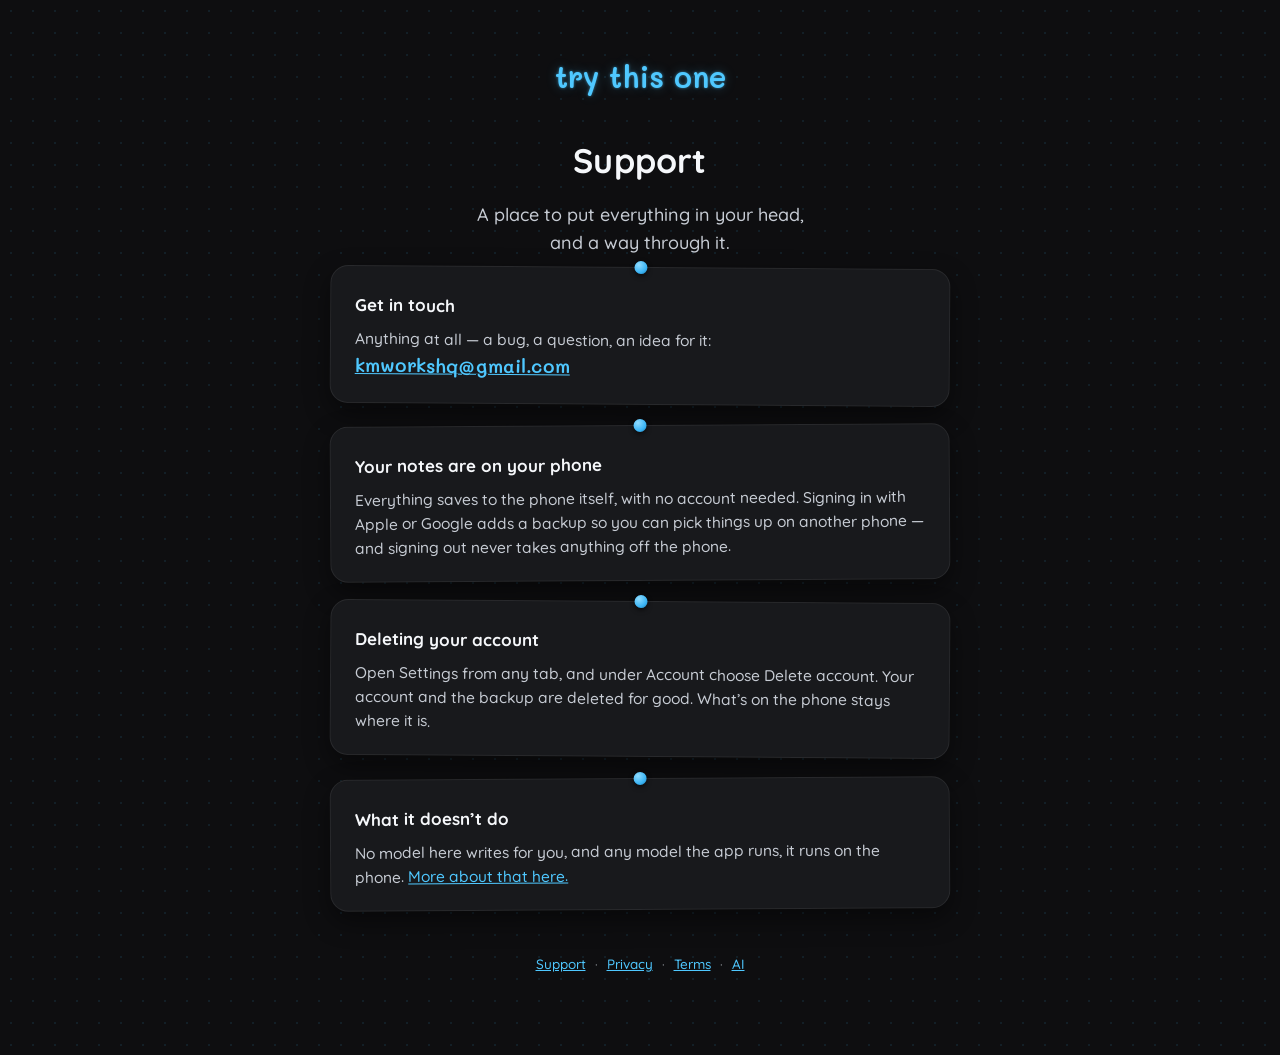
<file: index.html>
<!DOCTYPE html>
<html lang="en">
<head>
<meta charset="utf-8">
<meta name="viewport" content="width=device-width, initial-scale=1">
<title>Support · try this one</title>
<meta name="description" content="Help and contact for try this one.">
<meta name="theme-color" content="#0e0e10">
<link rel="preconnect" href="https://fonts.googleapis.com">
<link rel="preconnect" href="https://fonts.gstatic.com" crossorigin>
<link href="https://fonts.googleapis.com/css2?family=Quicksand:wght@500;600;700&family=Mali:wght@600&display=swap" rel="stylesheet">
<link rel="stylesheet" href="tto.css">
</head>
<body>
<div class="page">
<header><a class="wordmark" href="./">try this one</a></header>
<h1>Support</h1>
<p class="lead">A place to put everything in your head, and a way through it.</p>
<section class="note">
<h2>Get in touch</h2>
<p>Anything at all &mdash; a bug, a question, an idea for it:<br><a class="contact" href="mailto:kmworkshq@gmail.com">kmworkshq@gmail.com</a></p>
</section>
<section class="note">
<h2>Your notes are on your phone</h2>
<p>Everything saves to the phone itself, with no account needed. Signing in with Apple or Google adds a backup so you can pick things up on another phone &mdash; and signing out never takes anything off the phone.</p>
</section>
<section class="note">
<h2>Deleting your account</h2>
<p>Open Settings from any tab, and under Account choose Delete account. Your account and the backup are deleted for good. What&rsquo;s on the phone stays where it is.</p>
</section>
<section class="note">
<h2>What it doesn&rsquo;t do</h2>
<p>No model here writes for you, and any model the app runs, it runs on the phone. <a href="ai.html">More about that here.</a></p>
</section>
<footer>
<a href="./">Support</a>·<a href="privacy.html">Privacy</a>·<a href="terms.html">Terms</a>·<a href="ai.html">AI</a>
</footer>
</div>
</body>
</html>
</file>
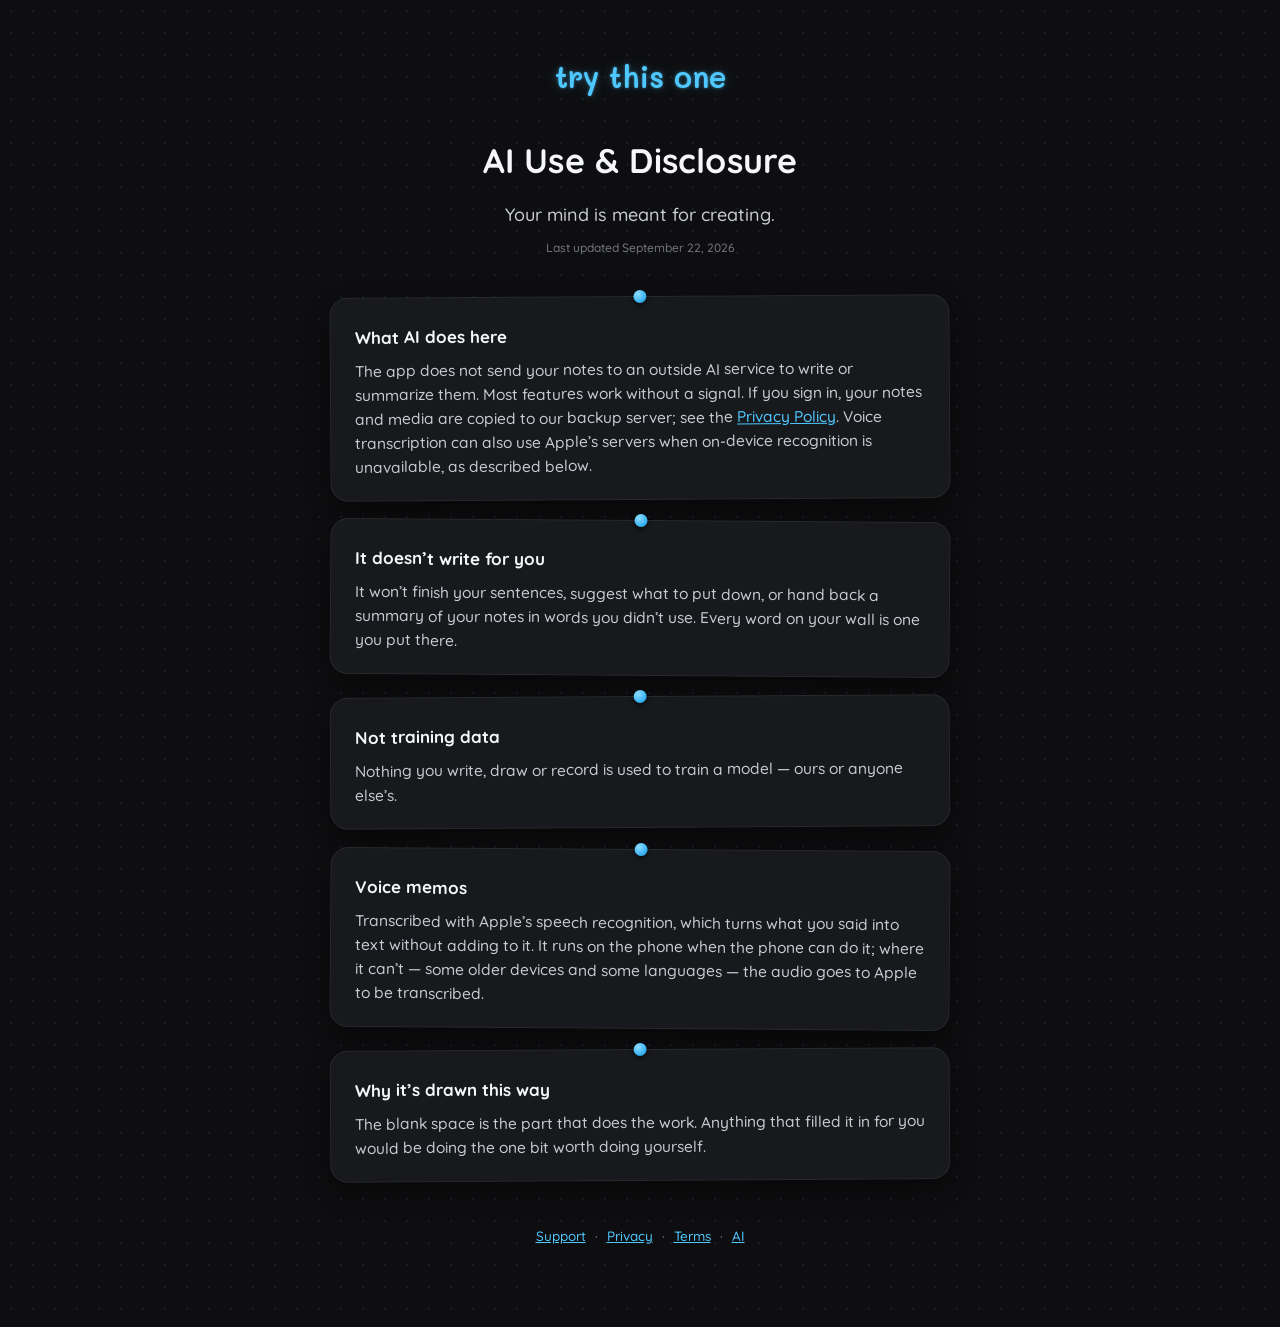
<file: ai.html>
<!DOCTYPE html>
<html lang="en">
<head>
<meta charset="utf-8">
<meta name="viewport" content="width=device-width, initial-scale=1">
<title>AI Use &amp; Disclosure · try this one</title>
<meta name="description" content="Learn how try this one protects your authentic ideas and creativity.">
<meta name="theme-color" content="#0e0e10">
<link rel="preconnect" href="https://fonts.googleapis.com">
<link rel="preconnect" href="https://fonts.gstatic.com" crossorigin>
<link href="https://fonts.googleapis.com/css2?family=Quicksand:wght@500;600;700&family=Mali:wght@600&display=swap" rel="stylesheet">
<link rel="stylesheet" href="tto.css">
</head>
<body>
<div class="page">
<header><a class="wordmark" href="./">try this one</a></header>
<h1>AI Use &amp; Disclosure</h1>
<p class="lead">Your mind is meant for creating.</p>
<p class="stamp">Last updated September 22, 2026</p>
<section class="note">
<h2>What AI does here</h2>
<p>The app does not send your notes to an outside AI service to write or summarize them. Most features work without a signal. If you sign in, your notes and media are copied to our backup server; see the <a href="privacy.html">Privacy Policy</a>. Voice transcription can also use Apple&rsquo;s servers when on-device recognition is unavailable, as described below.</p>
</section>
<section class="note">
<h2>It doesn&rsquo;t write for you</h2>
<p>It won&rsquo;t finish your sentences, suggest what to put down, or hand back a summary of your notes in words you didn&rsquo;t use. Every word on your wall is one you put there.</p>
</section>
<section class="note">
<h2>Not training data</h2>
<p>Nothing you write, draw or record is used to train a model &mdash; ours or anyone else&rsquo;s.</p>
</section>
<section class="note">
<h2>Voice memos</h2>
<p>Transcribed with Apple&rsquo;s speech recognition, which turns what you said into text without adding to it. It runs on the phone when the phone can do it; where it can&rsquo;t &mdash; some older devices and some languages &mdash; the audio goes to Apple to be transcribed.</p>
</section>
<section class="note">
<h2>Why it&rsquo;s drawn this way</h2>
<p>The blank space is the part that does the work. Anything that filled it in for you would be doing the one bit worth doing yourself.</p>
</section>
<footer>
<a href="./">Support</a>·<a href="privacy.html">Privacy</a>·<a href="terms.html">Terms</a>·<a href="ai.html">AI</a>
</footer>
</div>
</body>
</html>
</file>
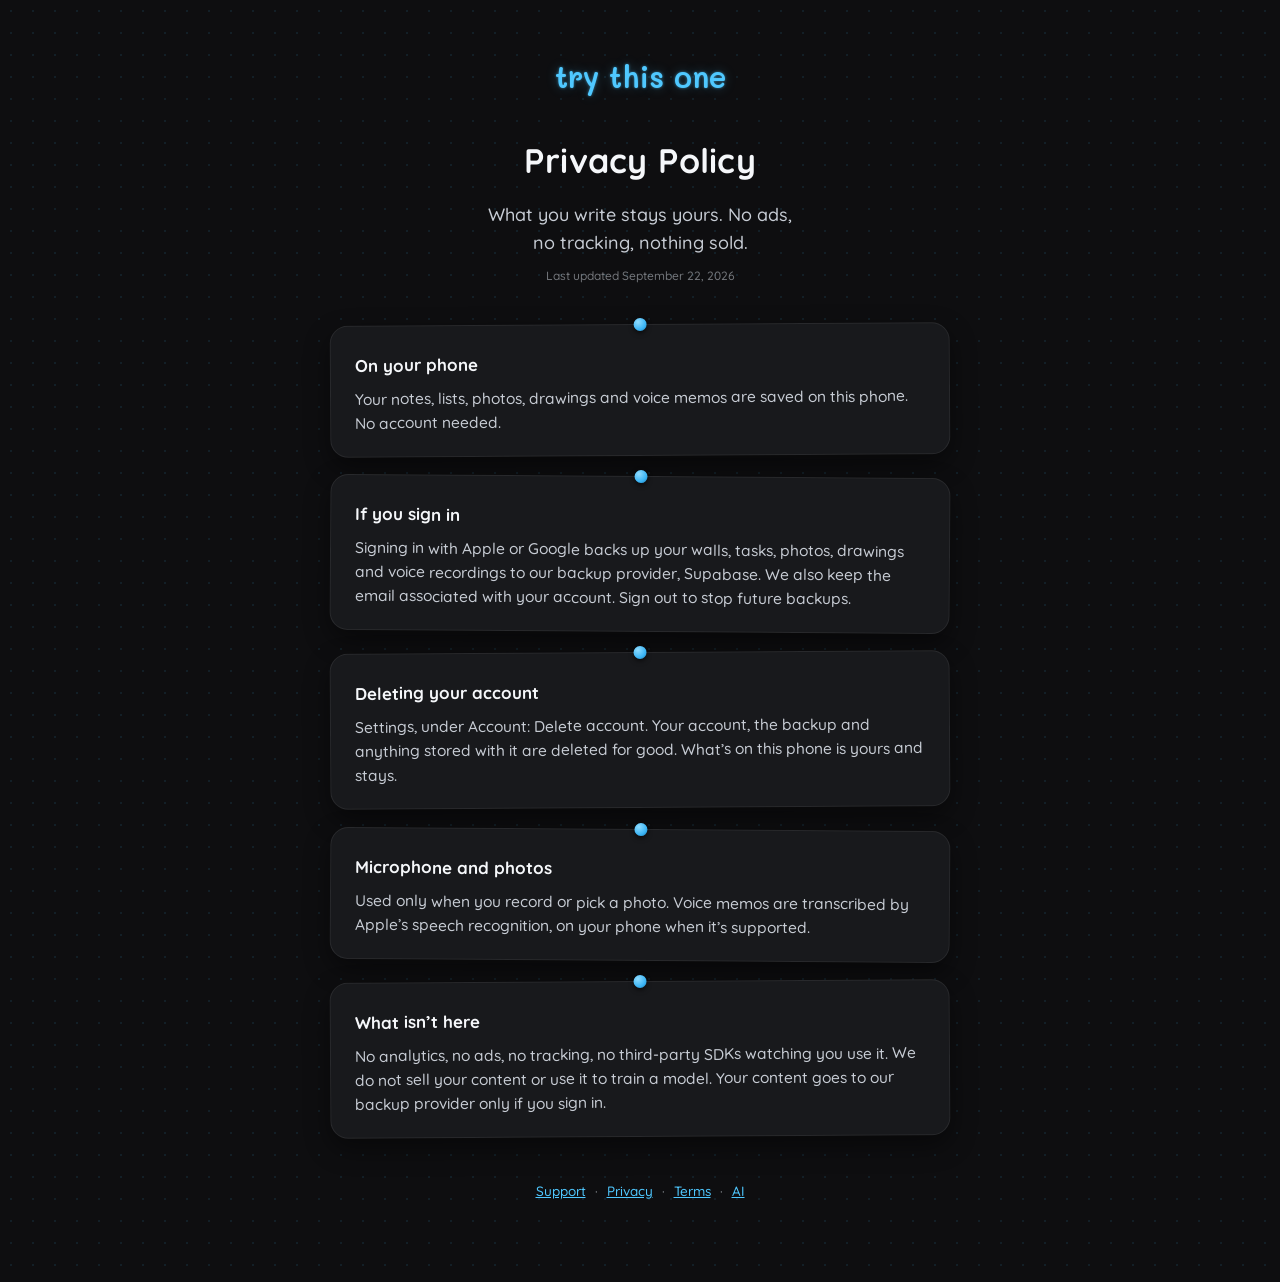
<file: privacy.html>
<!DOCTYPE html>
<html lang="en">
<head>
<meta charset="utf-8">
<meta name="viewport" content="width=device-width, initial-scale=1">
<title>Privacy Policy · try this one</title>
<meta name="description" content="What stays on your phone, and what signing in backs up.">
<meta name="theme-color" content="#0e0e10">
<link rel="preconnect" href="https://fonts.googleapis.com">
<link rel="preconnect" href="https://fonts.gstatic.com" crossorigin>
<link href="https://fonts.googleapis.com/css2?family=Quicksand:wght@500;600;700&family=Mali:wght@600&display=swap" rel="stylesheet">
<link rel="stylesheet" href="tto.css">
</head>
<body>
<div class="page">
<header><a class="wordmark" href="./">try this one</a></header>
<h1>Privacy Policy</h1>
<p class="lead">What you write stays yours. No ads, no tracking, nothing sold.</p>
<p class="stamp">Last updated September 22, 2026</p>
<section class="note">
<h2>On your phone</h2>
<p>Your notes, lists, photos, drawings and voice memos are saved on this phone. No account needed.</p>
</section>
<section class="note">
<h2>If you sign in</h2>
<p>Signing in with Apple or Google backs up your walls, tasks, photos, drawings and voice recordings to our backup provider, Supabase. We also keep the email associated with your account. Sign out to stop future backups.</p>
</section>
<section class="note">
<h2>Deleting your account</h2>
<p>Settings, under Account: Delete account. Your account, the backup and anything stored with it are deleted for good. What&rsquo;s on this phone is yours and stays.</p>
</section>
<section class="note">
<h2>Microphone and photos</h2>
<p>Used only when you record or pick a photo. Voice memos are transcribed by Apple&rsquo;s speech recognition, on your phone when it&rsquo;s supported.</p>
</section>
<section class="note">
<h2>What isn&rsquo;t here</h2>
<p>No analytics, no ads, no tracking, no third-party SDKs watching you use it. We do not sell your content or use it to train a model. Your content goes to our backup provider only if you sign in.</p>
</section>
<footer>
<a href="./">Support</a>·<a href="privacy.html">Privacy</a>·<a href="terms.html">Terms</a>·<a href="ai.html">AI</a>
</footer>
</div>
</body>
</html>
</file>
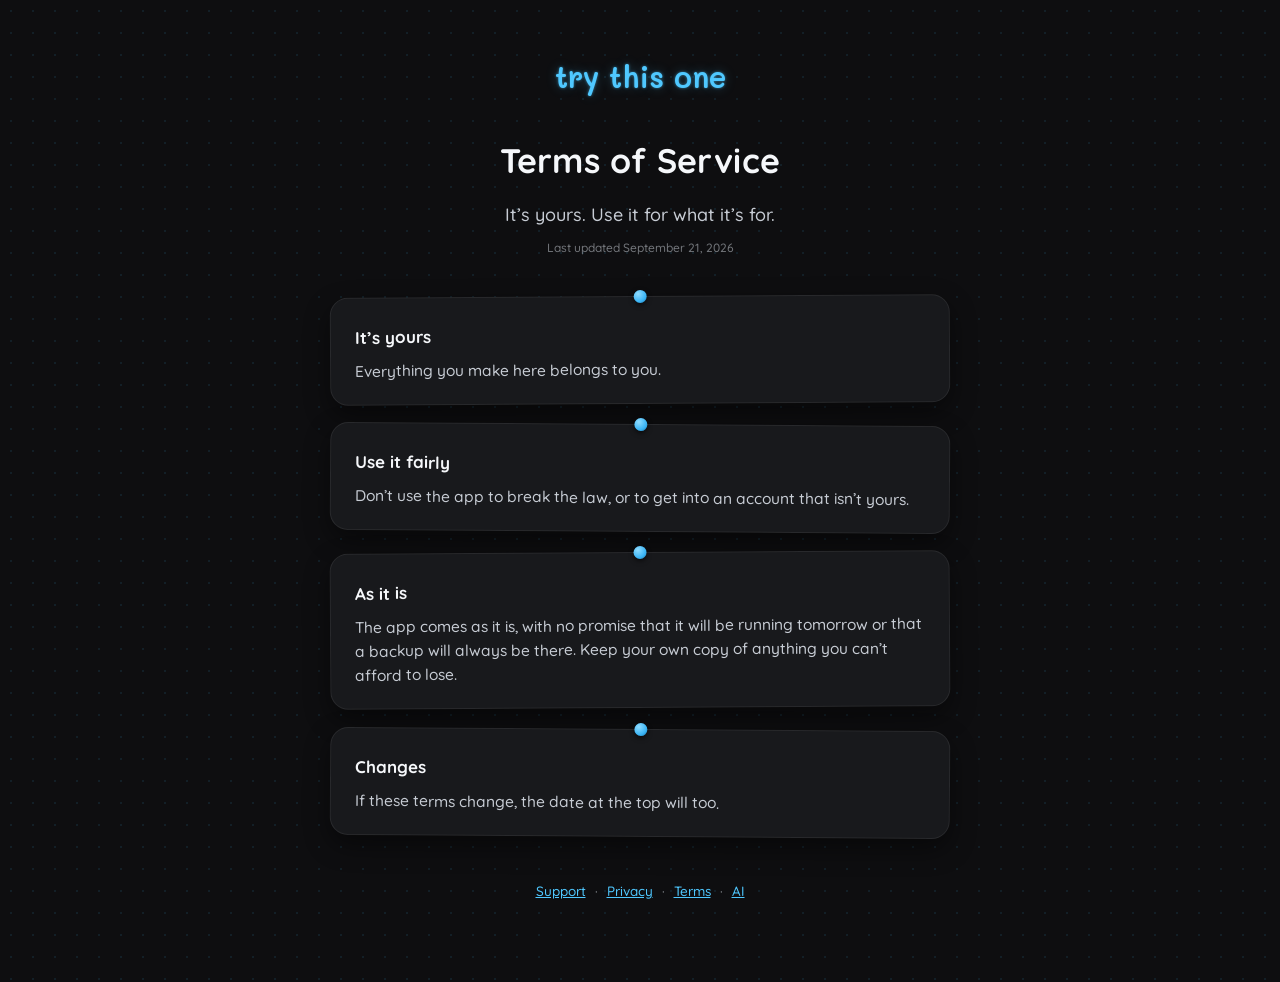
<file: terms.html>
<!DOCTYPE html>
<html lang="en">
<head>
<meta charset="utf-8">
<meta name="viewport" content="width=device-width, initial-scale=1">
<title>Terms of Service · try this one</title>
<meta name="description" content="The ground rules, in plain words. What you make here is yours.">
<meta name="theme-color" content="#0e0e10">
<link rel="preconnect" href="https://fonts.googleapis.com">
<link rel="preconnect" href="https://fonts.gstatic.com" crossorigin>
<link href="https://fonts.googleapis.com/css2?family=Quicksand:wght@500;600;700&family=Mali:wght@600&display=swap" rel="stylesheet">
<link rel="stylesheet" href="tto.css">
</head>
<body>
<div class="page">
<header><a class="wordmark" href="./">try this one</a></header>
<h1>Terms of Service</h1>
<p class="lead">It&rsquo;s yours. Use it for what it&rsquo;s for.</p>
<p class="stamp">Last updated September 21, 2026</p>
<section class="note">
<h2>It&rsquo;s yours</h2>
<p>Everything you make here belongs to you.</p>
</section>
<section class="note">
<h2>Use it fairly</h2>
<p>Don&rsquo;t use the app to break the law, or to get into an account that isn&rsquo;t yours.</p>
</section>
<section class="note">
<h2>As it is</h2>
<p>The app comes as it is, with no promise that it will be running tomorrow or that a backup will always be there. Keep your own copy of anything you can&rsquo;t afford to lose.</p>
</section>
<section class="note">
<h2>Changes</h2>
<p>If these terms change, the date at the top will too.</p>
</section>
<footer>
<a href="./">Support</a>·<a href="privacy.html">Privacy</a>·<a href="terms.html">Terms</a>·<a href="ai.html">AI</a>
</footer>
</div>
</body>
</html>
</file>
<file: tto.css>
/* The app's own palette and hand. Kept in step with DesignSystem/Colors.swift
   and Features/Settings/SettingsLogoKit.swift — if those move, move these. */
:root {
  --bg:        #0e0e10;
  --felt:      #101113;
  --felt-lit:  #18191c;
  --glow:      #4fc8ff;
  --edge:      #3ab4f5;
  --silver:    #c7ccd4;
  --white:     #f5f7fa;
  --indigo:    #8b85ec;
}

* { box-sizing: border-box; }

html { -webkit-text-size-adjust: 100%; }

body {
  margin: 0;
  padding: 0 20px 80px;
  background-color: var(--bg);
  /* The dot floor the settings page stands on. */
  background-image: radial-gradient(rgba(58,180,245,.10) 1px, transparent 1px);
  background-size: 22px 22px;
  color: var(--white);
  font-family: Quicksand, -apple-system, BlinkMacSystemFont, system-ui, sans-serif;
  font-weight: 500;
  line-height: 1.55;
  -webkit-font-smoothing: antialiased;
}

.page { max-width: 620px; margin: 0 auto; }

/* The wordmark, lit from inside the way the icon writes it. */
header { text-align: center; padding: 54px 0 8px; }

.wordmark {
  display: inline-block;
  font-family: Mali, cursive;
  font-weight: 600;
  font-size: 30px;
  color: var(--glow);
  text-decoration: none;
  text-shadow: 0 0 3px rgba(79,200,255,.55), 0 0 12px rgba(79,200,255,.28);
}

h1 {
  font-size: 34px;
  font-weight: 700;
  letter-spacing: .2px;
  margin: 26px 0 14px;
  text-align: center;
}

/* Said first and biggest, before any detail. */
.lead {
  font-size: 18px;
  color: var(--silver);
  text-align: center;
  margin: 0 auto 10px;
  max-width: 30ch;
}

.stamp {
  text-align: center;
  font-size: 12px;
  color: rgba(199,204,212,.55);
  margin: 0 0 38px;
}

/* Each part is a note pinned to the wall, tilted a hair like the real ones. */
.note {
  position: relative;
  background: var(--felt-lit);
  border: 1px solid rgba(255,255,255,.07);
  border-radius: 18px;
  padding: 26px 24px 22px;
  margin: 0 0 20px;
  box-shadow: 0 10px 26px rgba(0,0,0,.45);
}
.note:nth-child(odd)  { transform: rotate(-.35deg); }
.note:nth-child(even) { transform: rotate(.4deg); }

/* The pin. */
.note::before {
  content: "";
  position: absolute;
  top: -7px; left: 50%;
  width: 13px; height: 13px;
  margin-left: -6.5px;
  border-radius: 50%;
  background: radial-gradient(circle at 34% 30%, #8fdcff, var(--edge) 62%, #1c74a8);
  box-shadow: 0 2px 5px rgba(0,0,0,.6);
}

.note h2 {
  font-size: 17px;
  font-weight: 700;
  margin: 0 0 8px;
  color: var(--white);
}
.note p { margin: 0; color: var(--silver); font-size: 15.5px; }
.note p + p { margin-top: 10px; }

a { color: var(--glow); }

.contact {
  font-family: Mali, cursive;
  font-weight: 600;
  font-size: 19px;
  word-break: break-word;
}

footer {
  margin-top: 44px;
  text-align: center;
  font-size: 13.5px;
  color: rgba(199,204,212,.6);
}
footer a { margin: 0 9px; white-space: nowrap; }

@media (max-width: 420px) {
  h1 { font-size: 28px; }
  .lead { font-size: 16.5px; }
  .note { padding: 24px 19px 20px; }
}
</file>
